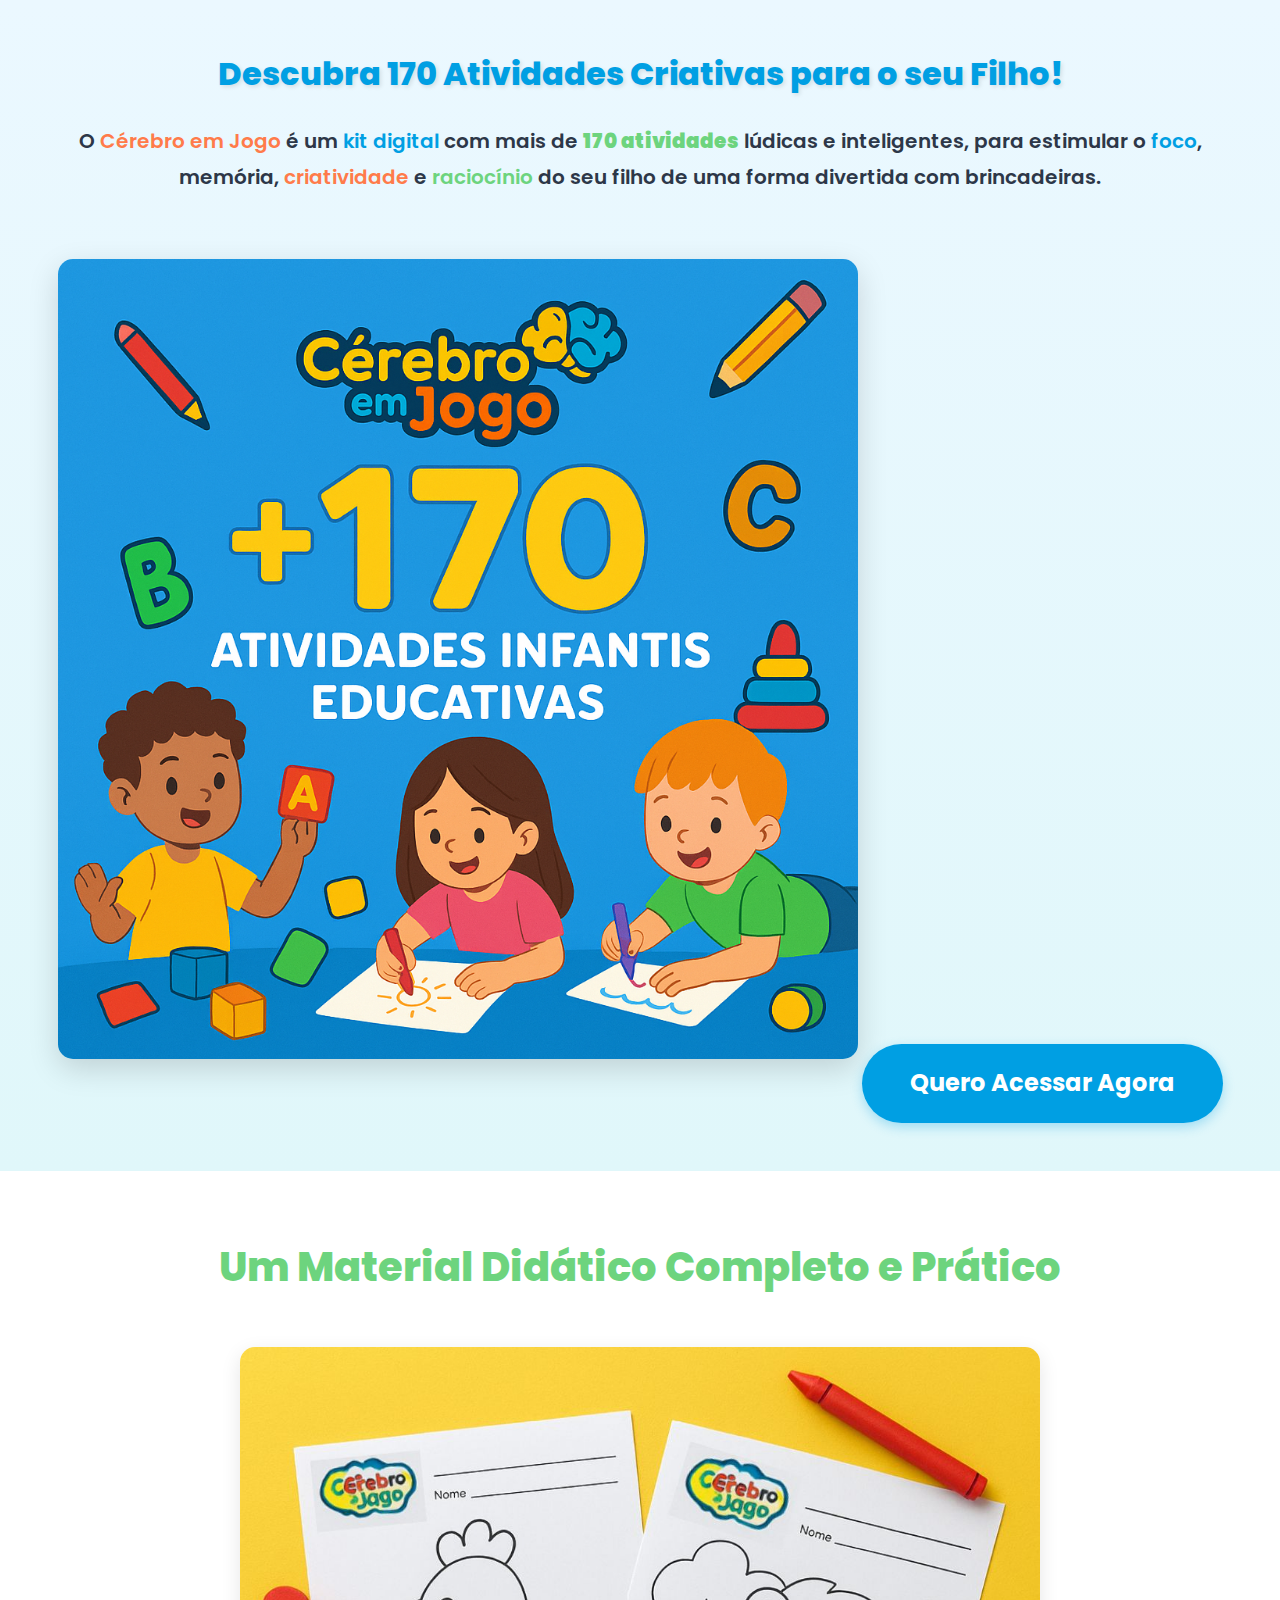
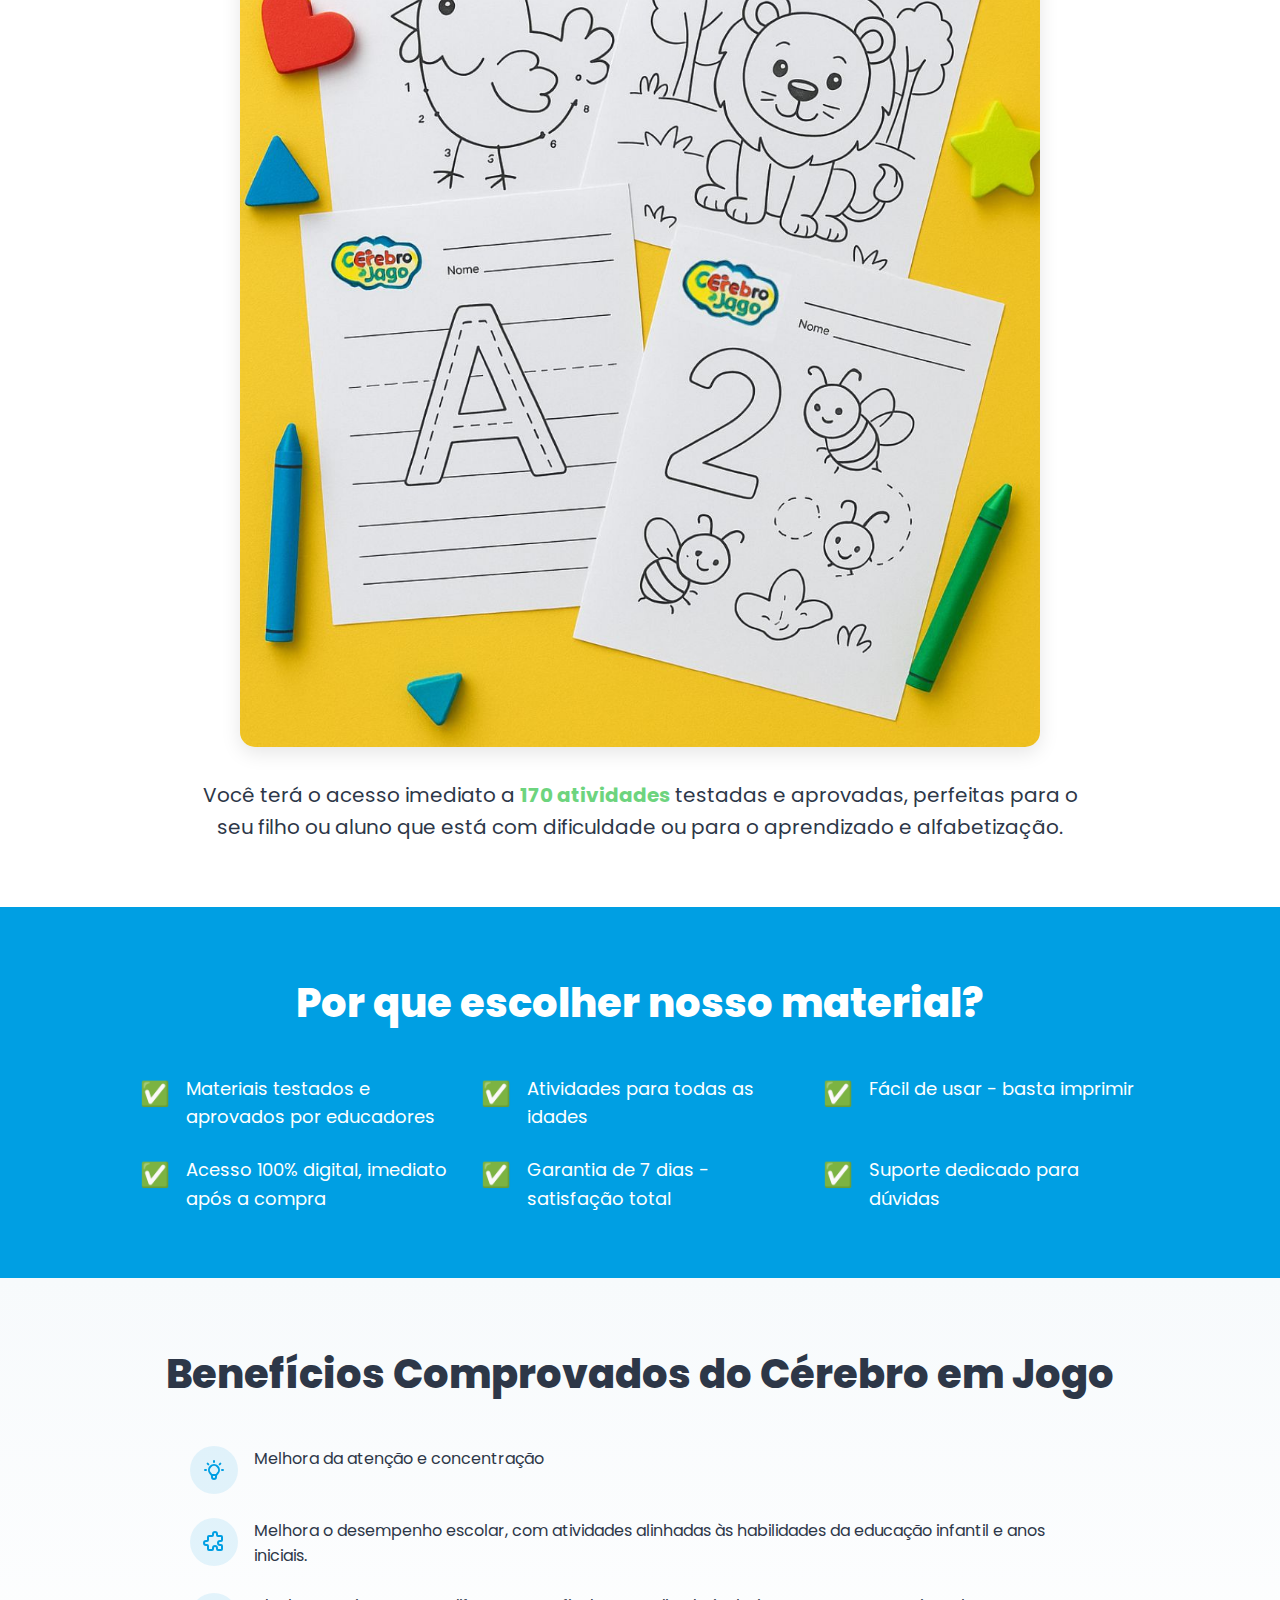
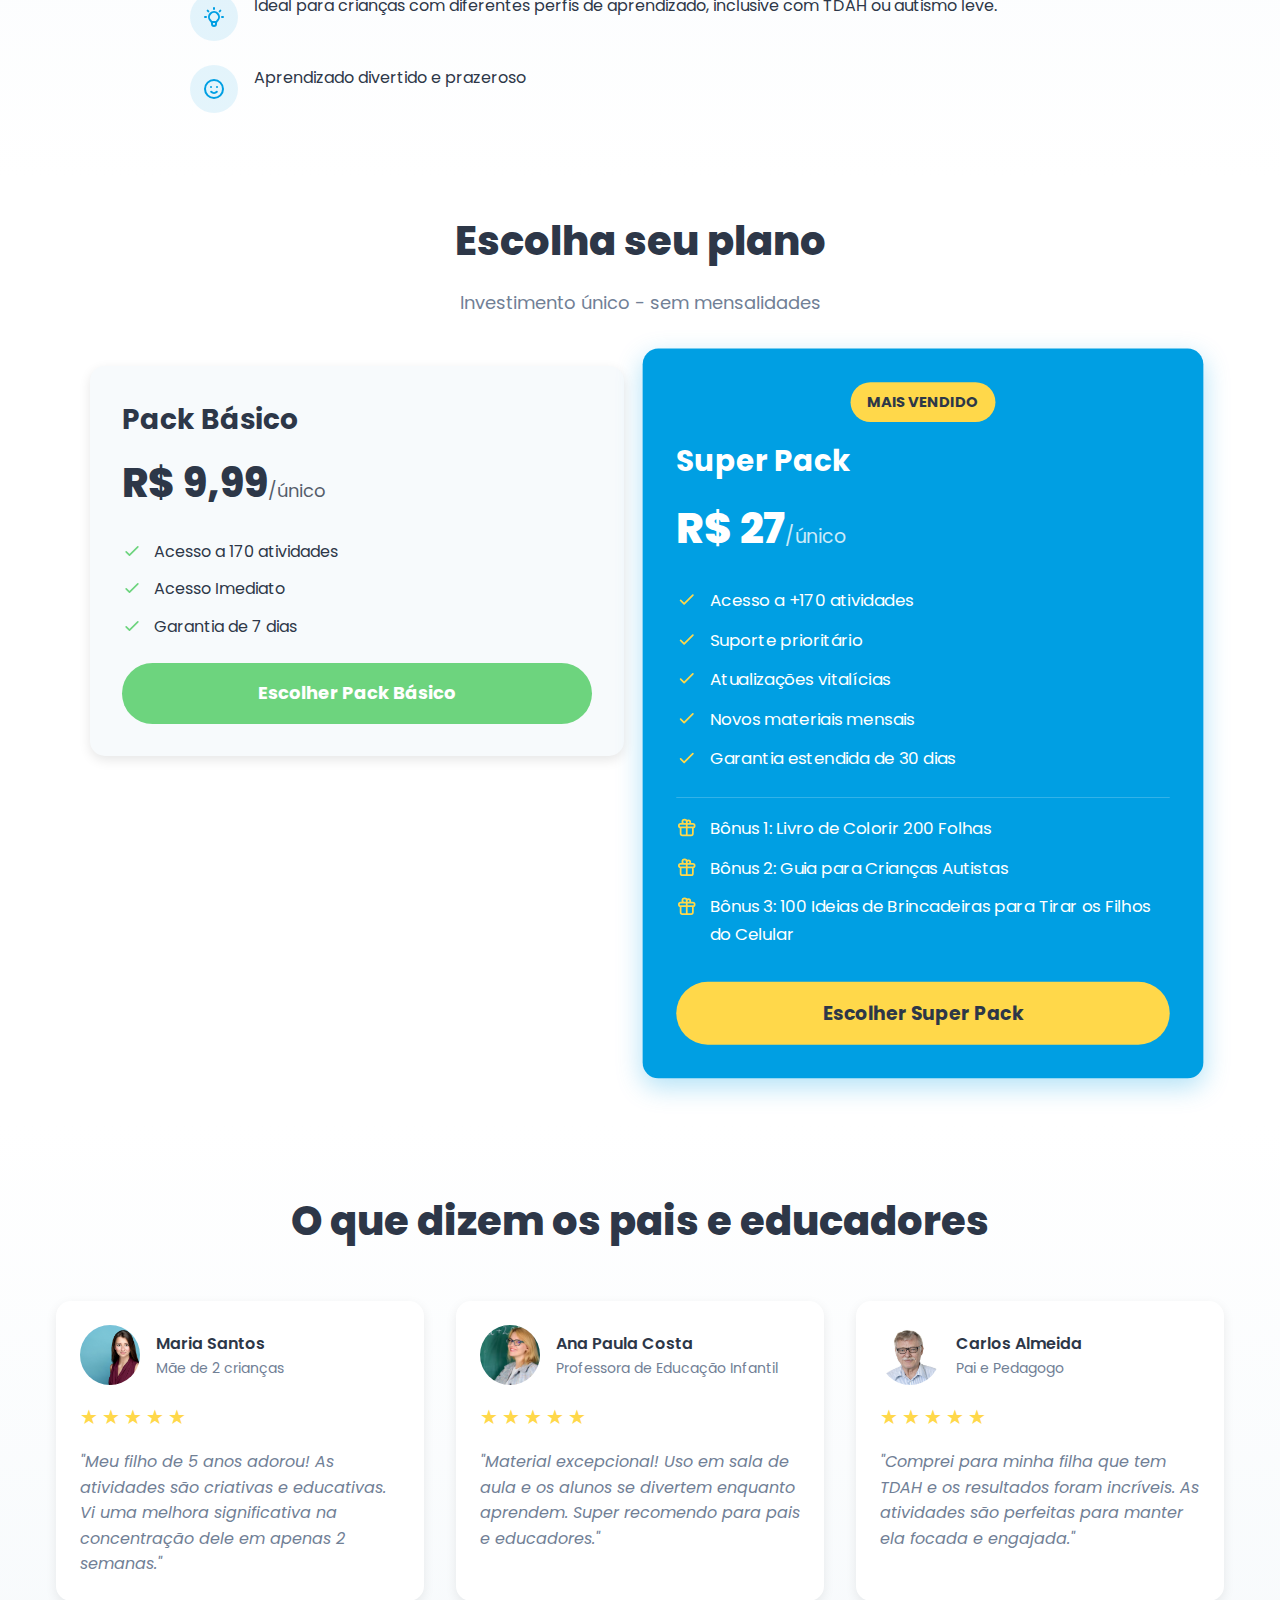
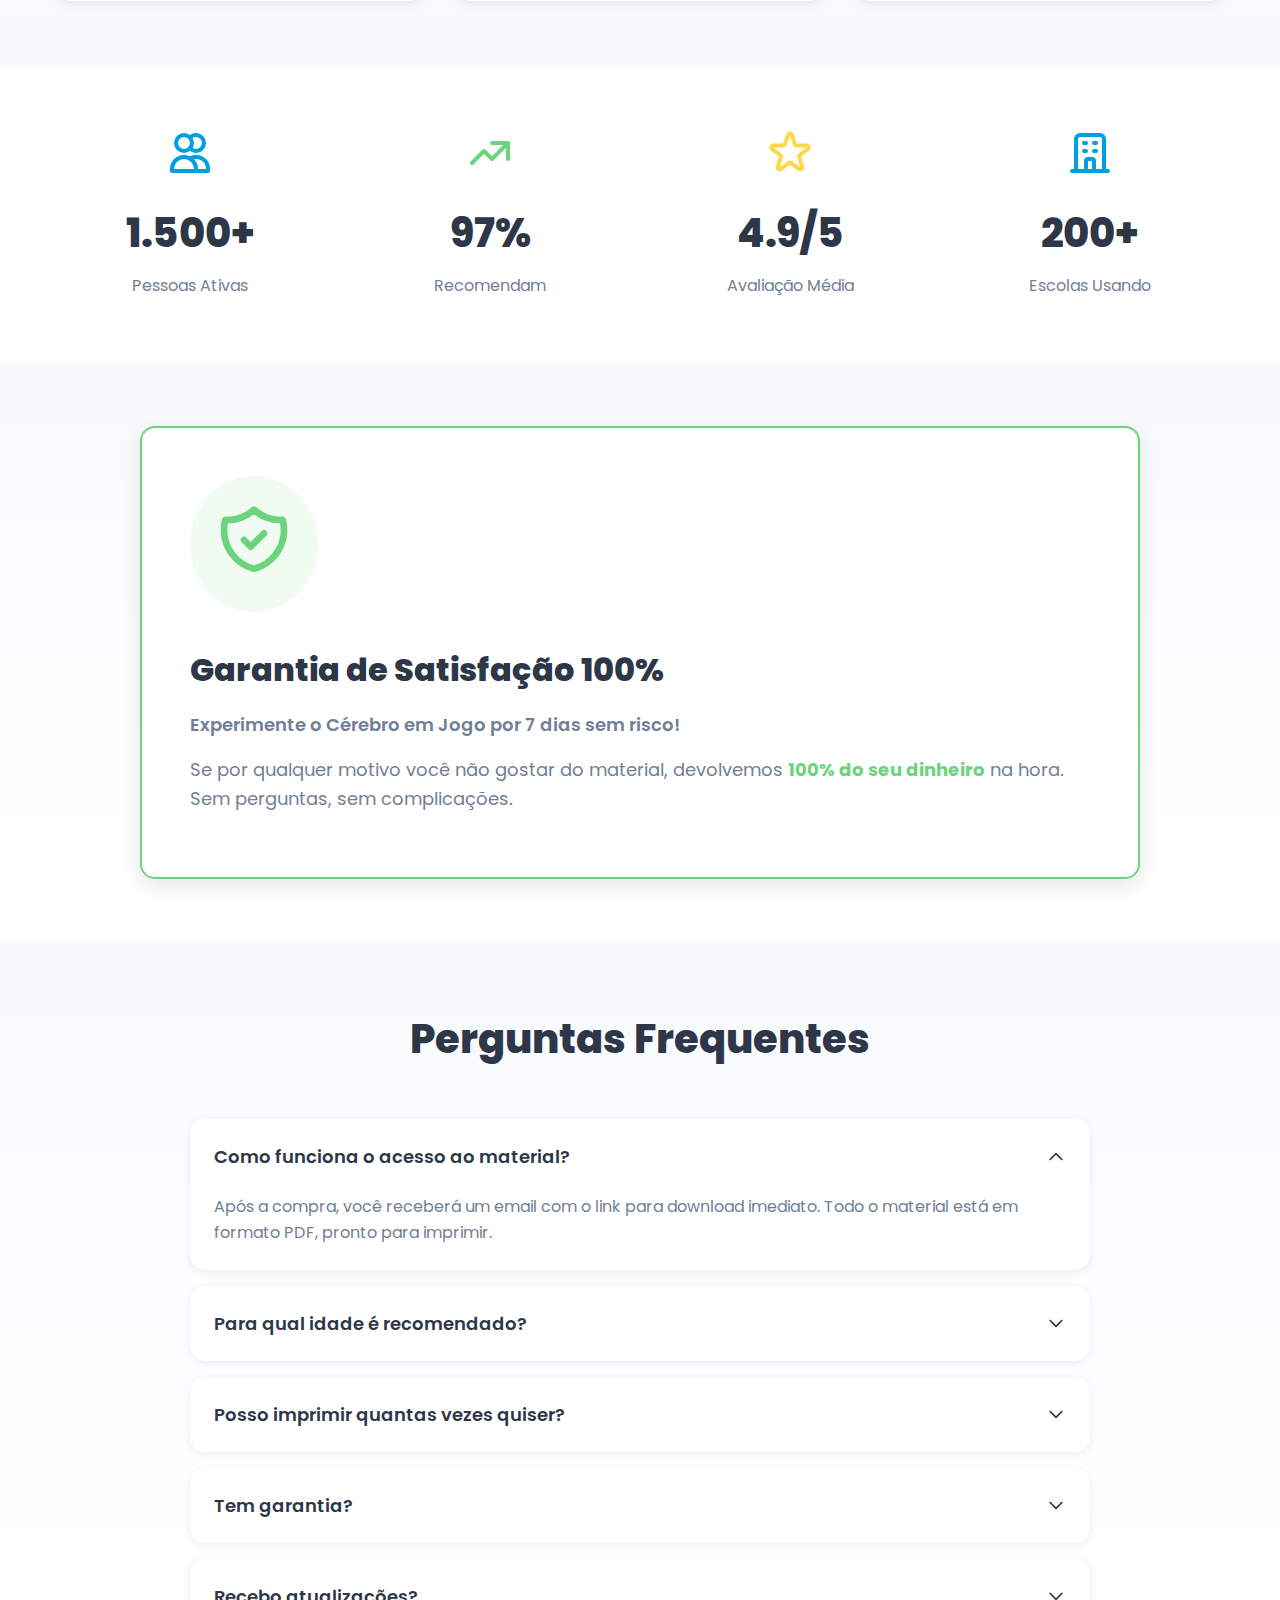
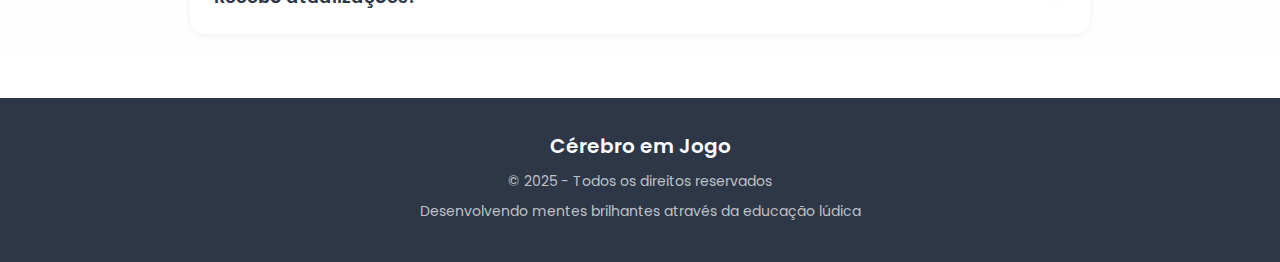
<file: index.html>
<!DOCTYPE html>
<html lang="pt-BR">
<head>
  <script
  src="https://cdn.utmify.com.br/scripts/utms/latest.js"
  data-utmify-prevent-xcod-sck
  data-utmify-prevent-subids
  async
  defer
></script>
<script>
  window.pixelId = "68e7831ca5ffad9eea13e026";
  var a = document.createElement("script");
  a.setAttribute("async", "");
  a.setAttribute("defer", "");
  a.setAttribute("src", "https://cdn.utmify.com.br/scripts/pixel/pixel.js");
  document.head.appendChild(a);
</script>
  <meta charset="UTF-8">
  <meta name="viewport" content="width=device-width, initial-scale=1.0">
  <title>Cérebro em Jogo - +170 Atividades Educativas para Crianças</title>
  <meta name="description" content="Descubra 170 atividades criativas e educativas para estimular o desenvolvimento do seu filho. Material testado e aprovado por educadores.">
  <link rel="preconnect" href="https://fonts.googleapis.com">
  <link rel="preconnect" href="https://fonts.gstatic.com" crossorigin>
  <link href="https://fonts.googleapis.com/css2?family=Poppins:wght@400;600;700;800&display=swap" rel="stylesheet">
  <link rel="stylesheet" href="style.css">
</head>
<body>
  <!-- Popup Container -->
  <div id="popup-container"></div>

  <!-- Hero Section -->
  <section class="hero">
    <div class="container">
      <h1>Descubra 170 Atividades Criativas para o seu Filho!</h1>
      
      <p>
        O <span class="text-orange">Cérebro em Jogo</span> é um 
        <span class="text-blue">kit digital</span> com mais de 
        <span class="text-green"><strong>170 atividades</strong></span> 
        lúdicas e inteligentes, para estimular o 
        <span class="text-blue">foco</span>, 
        <span class="text-purple">memória</span>, 
        <span class="text-orange">criatividade</span> e 
        <span class="text-green">raciocínio</span> do seu filho de uma forma divertida com brincadeiras.
      </p>
      
      <img src="attached_assets/image_1762387320798.png" alt="Cérebro em Jogo - +170 Atividades Infantis Educativas" class="hero-image">
      
      <a href="#pricing-section" class="cta-button">Quero Acessar Agora</a>
    </div>
  </section>

  <!-- Features Section -->
  <section class="features">
    <div class="container">
      <h2>Um Material Didático Completo e Prático</h2>
      <img src="attached_assets/Post Instagram Bloco de Notas Frase Motivacional Minimalista Preto.jpg" alt="Material Completo de Atividades" class="features-image">
      <div class="features-text">
        <p>
          Você terá o acesso imediato a <strong class="text-green">170 atividades</strong> testadas e aprovadas, perfeitas para o seu filho ou aluno que está com dificuldade ou para o aprendizado e alfabetização.
        </p>
      </div>
    </div>
  </section>

  <!-- Blue Highlight Section -->
  <section class="blue-highlight">
    <div class="container">
      <h2>Por que escolher nosso material?</h2>
      
      <div class="benefits-grid">
        <div class="benefit-item">
          <span class="checkmark">✅</span>
          <p>Materiais testados e aprovados por educadores</p>
        </div>
        <div class="benefit-item">
          <span class="checkmark">✅</span>
          <p>Atividades para todas as idades</p>
        </div>
        <div class="benefit-item">
          <span class="checkmark">✅</span>
          <p>Fácil de usar - basta imprimir</p>
        </div>
        <div class="benefit-item">
          <span class="checkmark">✅</span>
          <p>Acesso 100% digital, imediato após a compra</p>
        </div>
        <div class="benefit-item">
          <span class="checkmark">✅</span>
          <p>Garantia de 7 dias - satisfação total</p>
        </div>
        <div class="benefit-item">
          <span class="checkmark">✅</span>
          <p>Suporte dedicado para dúvidas</p>
        </div>
      </div>
    </div>
  </section>

  <!-- Benefits with Icons -->
  <section class="benefits-icons">
    <div class="container">
      <h2>Benefícios Comprovados do Cérebro em Jogo</h2>
      
      <div class="benefits-list">
        <div class="benefit-icon-item">
          <div class="benefit-icon">
            <svg xmlns="http://www.w3.org/2000/svg" fill="none" viewBox="0 0 24 24" stroke="currentColor">
              <path stroke-linecap="round" stroke-linejoin="round" stroke-width="2" d="M9.663 17h4.673M12 3v1m6.364 1.636l-.707.707M21 12h-1M4 12H3m3.343-5.657l-.707-.707m2.828 9.9a5 5 0 117.072 0l-.548.547A3.374 3.374 0 0014 18.469V19a2 2 0 11-4 0v-.531c0-.895-.356-1.754-.988-2.386l-.548-.547z" />
            </svg>
          </div>
          <p>Melhora da atenção e concentração</p>
        </div>
        <div class="benefit-icon-item">
          <div class="benefit-icon">
            <svg xmlns="http://www.w3.org/2000/svg" fill="none" viewBox="0 0 24 24" stroke="currentColor">
              <path stroke-linecap="round" stroke-linejoin="round" stroke-width="2" d="M11 4a2 2 0 114 0v1a1 1 0 001 1h3a1 1 0 011 1v3a1 1 0 01-1 1h-1a2 2 0 100 4h1a1 1 0 011 1v3a1 1 0 01-1 1h-3a1 1 0 01-1-1v-1a2 2 0 10-4 0v1a1 1 0 01-1 1H7a1 1 0 01-1-1v-3a1 1 0 00-1-1H4a2 2 0 110-4h1a1 1 0 001-1V7a1 1 0 011-1h3a1 1 0 001-1V4z" />
            </svg>
          </div>
          <p>Melhora o desempenho escolar, com atividades alinhadas às habilidades da educação infantil e anos iniciais.</p>
        </div>
        <div class="benefit-icon-item">
          <div class="benefit-icon">
            <svg xmlns="http://www.w3.org/2000/svg" fill="none" viewBox="0 0 24 24" stroke="currentColor">
              <path stroke-linecap="round" stroke-linejoin="round" stroke-width="2" d="M9.663 17h4.673M12 3v1m6.364 1.636l-.707.707M21 12h-1M4 12H3m3.343-5.657l-.707-.707m2.828 9.9a5 5 0 117.072 0l-.548.547A3.374 3.374 0 0014 18.469V19a2 2 0 11-4 0v-.531c0-.895-.356-1.754-.988-2.386l-.548-.547z" />
            </svg>
          </div>
          <p>Ideal para crianças com diferentes perfis de aprendizado, inclusive com TDAH ou autismo leve.</p>
        </div>
        <div class="benefit-icon-item">
          <div class="benefit-icon">
            <svg xmlns="http://www.w3.org/2000/svg" fill="none" viewBox="0 0 24 24" stroke="currentColor">
              <path stroke-linecap="round" stroke-linejoin="round" stroke-width="2" d="M14.828 14.828a4 4 0 01-5.656 0M9 10h.01M15 10h.01M21 12a9 9 0 11-18 0 9 9 0 0118 0z" />
            </svg>
          </div>
          <p>Aprendizado divertido e prazeroso</p>
        </div>
      </div>
    </div>
  </section>

  <!-- Pricing Section -->
  <section id="pricing-section" class="pricing">
    <div class="container">
      <h2>Escolha seu plano</h2>
      <p class="pricing-subtitle">Investimento único - sem mensalidades</p>
      
      <div class="pricing-grid">
        <!-- Pack Básico -->
        <div class="pricing-card">
          <h3>Pack Básico</h3>
          <div class="pricing-price">
            R$ 9,99<span>/único</span>
          </div>
          <ul class="pricing-features">
            <li>
              <svg class="icon" fill="none" stroke="currentColor" viewBox="0 0 24 24" style="color: #6dd47e;">
                <path stroke-linecap="round" stroke-linejoin="round" stroke-width="2" d="M5 13l4 4L19 7"></path>
              </svg>
              <span>Acesso a 170 atividades</span>
            </li>
            <li>
              <svg class="icon" fill="none" stroke="currentColor" viewBox="0 0 24 24" style="color: #6dd47e;">
                <path stroke-linecap="round" stroke-linejoin="round" stroke-width="2" d="M5 13l4 4L19 7"></path>
              </svg>
              <span>Acesso Imediato</span>
            </li>
            <li>
              <svg class="icon" fill="none" stroke="currentColor" viewBox="0 0 24 24" style="color: #6dd47e;">
                <path stroke-linecap="round" stroke-linejoin="round" stroke-width="2" d="M5 13l4 4L19 7"></path>
              </svg>
              <span>Garantia de 7 dias</span>
            </li>
          </ul>
          <a href="https://checkout.cerebroemjogo.shop/VCCL1O8SCD0C" target="_blank" class="pricing-button">Escolher Pack Básico</a>
        </div>

        <!-- Super Pack -->
        <div class="pricing-card highlighted">
          <div style="text-align: center;">
            <span class="pricing-badge">MAIS VENDIDO</span>
          </div>
          <h3>Super Pack</h3>
          <div class="pricing-price">
            R$ 27<span>/único</span>
          </div>
          <ul class="pricing-features">
            <li>
              <svg class="icon" fill="none" stroke="currentColor" viewBox="0 0 24 24" style="color: #FFD84A;">
                <path stroke-linecap="round" stroke-linejoin="round" stroke-width="2" d="M5 13l4 4L19 7"></path>
              </svg>
              <span>Acesso a +170 atividades</span>
            </li>
            <li>
              <svg class="icon" fill="none" stroke="currentColor" viewBox="0 0 24 24" style="color: #FFD84A;">
                <path stroke-linecap="round" stroke-linejoin="round" stroke-width="2" d="M5 13l4 4L19 7"></path>
              </svg>
              <span>Suporte prioritário</span>
            </li>
            <li>
              <svg class="icon" fill="none" stroke="currentColor" viewBox="0 0 24 24" style="color: #FFD84A;">
                <path stroke-linecap="round" stroke-linejoin="round" stroke-width="2" d="M5 13l4 4L19 7"></path>
              </svg>
              <span>Atualizações vitalícias</span>
            </li>
            <li>
              <svg class="icon" fill="none" stroke="currentColor" viewBox="0 0 24 24" style="color: #FFD84A;">
                <path stroke-linecap="round" stroke-linejoin="round" stroke-width="2" d="M5 13l4 4L19 7"></path>
              </svg>
              <span>Novos materiais mensais</span>
            </li>
            <li>
              <svg class="icon" fill="none" stroke="currentColor" viewBox="0 0 24 24" style="color: #FFD84A;">
                <path stroke-linecap="round" stroke-linejoin="round" stroke-width="2" d="M5 13l4 4L19 7"></path>
              </svg>
              <span>Garantia estendida de 30 dias</span>
            </li>
          </ul>
          <div class="pricing-bonus">
            <ul class="pricing-features">
              <li>
                <svg class="icon" fill="none" stroke="currentColor" viewBox="0 0 24 24" style="color: #FFD84A;">
                  <path stroke-linecap="round" stroke-linejoin="round" stroke-width="2" d="M12 8v13m0-13V6a2 2 0 112 2h-2zm0 0V5.5A2.5 2.5 0 109.5 8H12zm-7 4h14M5 12a2 2 0 110-4h14a2 2 0 110 4M5 12v7a2 2 0 002 2h10a2 2 0 002-2v-7"></path>
                </svg>
                <span>Bônus 1: Livro de Colorir 200 Folhas</span>
              </li>
              <li>
                <svg class="icon" fill="none" stroke="currentColor" viewBox="0 0 24 24" style="color: #FFD84A;">
                  <path stroke-linecap="round" stroke-linejoin="round" stroke-width="2" d="M12 8v13m0-13V6a2 2 0 112 2h-2zm0 0V5.5A2.5 2.5 0 109.5 8H12zm-7 4h14M5 12a2 2 0 110-4h14a2 2 0 110 4M5 12v7a2 2 0 002 2h10a2 2 0 002-2v-7"></path>
                </svg>
                <span>Bônus 2: Guia para Crianças Autistas</span>
              </li>
              <li>
                <svg class="icon" fill="none" stroke="currentColor" viewBox="0 0 24 24" style="color: #FFD84A;">
                  <path stroke-linecap="round" stroke-linejoin="round" stroke-width="2" d="M12 8v13m0-13V6a2 2 0 112 2h-2zm0 0V5.5A2.5 2.5 0 109.5 8H12zm-7 4h14M5 12a2 2 0 110-4h14a2 2 0 110 4M5 12v7a2 2 0 002 2h10a2 2 0 002-2v-7"></path>
                </svg>
                <span>Bônus 3: 100 Ideias de Brincadeiras para Tirar os Filhos do Celular</span>
              </li>
            </ul>
          </div>
          <a href="https://checkout.cerebroemjogo.shop/VCCL1O8SCD47" target="_blank" class="pricing-button">Escolher Super Pack</a>
        </div>
      </div>
    </div>
  </section>

  <!-- Testimonials Section -->
  <section class="testimonials">
    <div class="container">
      <h2>O que dizem os pais e educadores</h2>
      
      <div class="testimonials-grid">
        <div class="testimonial-card">
          <div class="testimonial-header">
            <img src="attached_assets/stock_images/professional_woman_s_ad2dbd7b.jpg" alt="Maria Santos" class="testimonial-avatar">
            <div>
              <p class="testimonial-name">Maria Santos</p>
              <p class="testimonial-role">Mãe de 2 crianças</p>
            </div>
          </div>
          <div class="testimonial-stars">
            <span class="star">★</span>
            <span class="star">★</span>
            <span class="star">★</span>
            <span class="star">★</span>
            <span class="star">★</span>
          </div>
          <p class="testimonial-text">
            "Meu filho de 5 anos adorou! As atividades são criativas e educativas. Vi uma melhora significativa na concentração dele em apenas 2 semanas."
          </p>
        </div>

        <div class="testimonial-card">
          <div class="testimonial-header">
            <img src="attached_assets/image_1762392156628.png" alt="Ana Paula Costa" class="testimonial-avatar">
            <div>
              <p class="testimonial-name">Ana Paula Costa</p>
              <p class="testimonial-role">Professora de Educação Infantil</p>
            </div>
          </div>
          <div class="testimonial-stars">
            <span class="star">★</span>
            <span class="star">★</span>
            <span class="star">★</span>
            <span class="star">★</span>
            <span class="star">★</span>
          </div>
          <p class="testimonial-text">
            "Material excepcional! Uso em sala de aula e os alunos se divertem enquanto aprendem. Super recomendo para pais e educadores."
          </p>
        </div>

        <div class="testimonial-card">
          <div class="testimonial-header">
            <img src="attached_assets/stock_images/professional_man_smi_2aba5f94.jpg" alt="Carlos Almeida" class="testimonial-avatar">
            <div>
              <p class="testimonial-name">Carlos Almeida</p>
              <p class="testimonial-role">Pai e Pedagogo</p>
            </div>
          </div>
          <div class="testimonial-stars">
            <span class="star">★</span>
            <span class="star">★</span>
            <span class="star">★</span>
            <span class="star">★</span>
            <span class="star">★</span>
          </div>
          <p class="testimonial-text">
            "Comprei para minha filha que tem TDAH e os resultados foram incríveis. As atividades são perfeitas para manter ela focada e engajada."
          </p>
        </div>
      </div>
    </div>
  </section>

  <!-- Stats Section -->
  <section class="stats">
    <div class="container">
      <div class="stats-grid">
        <div class="stat-item">
          <svg xmlns="http://www.w3.org/2000/svg" fill="none" viewBox="0 0 24 24" stroke="currentColor" style="color: #009FE3;">
            <path stroke-linecap="round" stroke-linejoin="round" stroke-width="2" d="M12 4.354a4 4 0 110 5.292M15 21H3v-1a6 6 0 0112 0v1zm0 0h6v-1a6 6 0 00-9-5.197M13 7a4 4 0 11-8 0 4 4 0 018 0z" />
          </svg>
          <p class="stat-value">1.500+</p>
          <p class="stat-label">Pessoas Ativas</p>
        </div>

        <div class="stat-item">
          <svg xmlns="http://www.w3.org/2000/svg" fill="none" viewBox="0 0 24 24" stroke="currentColor" style="color: #6dd47e;">
            <path stroke-linecap="round" stroke-linejoin="round" stroke-width="2" d="M13 7h8m0 0v8m0-8l-8 8-4-4-6 6" />
          </svg>
          <p class="stat-value">97%</p>
          <p class="stat-label">Recomendam</p>
        </div>

        <div class="stat-item">
          <svg xmlns="http://www.w3.org/2000/svg" fill="none" viewBox="0 0 24 24" stroke="currentColor" style="color: #FFD84A;">
            <path stroke-linecap="round" stroke-linejoin="round" stroke-width="2" d="M11.049 2.927c.3-.921 1.603-.921 1.902 0l1.519 4.674a1 1 0 00.95.69h4.915c.969 0 1.371 1.24.588 1.81l-3.976 2.888a1 1 0 00-.363 1.118l1.518 4.674c.3.922-.755 1.688-1.538 1.118l-3.976-2.888a1 1 0 00-1.176 0l-3.976 2.888c-.783.57-1.838-.197-1.538-1.118l1.518-4.674a1 1 0 00-.363-1.118l-3.976-2.888c-.784-.57-.38-1.81.588-1.81h4.914a1 1 0 00.951-.69l1.519-4.674z" />
          </svg>
          <p class="stat-value">4.9/5</p>
          <p class="stat-label">Avaliação Média</p>
        </div>

        <div class="stat-item">
          <svg xmlns="http://www.w3.org/2000/svg" fill="none" viewBox="0 0 24 24" stroke="currentColor" style="color: #009FE3;">
            <path stroke-linecap="round" stroke-linejoin="round" stroke-width="2" d="M19 21V5a2 2 0 00-2-2H7a2 2 0 00-2 2v16m14 0h2m-2 0h-5m-9 0H3m2 0h5M9 7h1m-1 4h1m4-4h1m-1 4h1m-5 10v-5a1 1 0 011-1h2a1 1 0 011 1v5m-4 0h4" />
          </svg>
          <p class="stat-value">200+</p>
          <p class="stat-label">Escolas Usando</p>
        </div>
      </div>
    </div>
  </section>

  <!-- Guarantee Section -->
  <section class="guarantee">
    <div class="container">
      <div class="guarantee-box">
        <div class="guarantee-icon">
          <svg xmlns="http://www.w3.org/2000/svg" fill="none" viewBox="0 0 24 24" stroke="currentColor">
            <path stroke-linecap="round" stroke-linejoin="round" stroke-width="2" d="M9 12l2 2 4-4m5.618-4.016A11.955 11.955 0 0112 2.944a11.955 11.955 0 01-8.618 3.04A12.02 12.02 0 003 9c0 5.591 3.824 10.29 9 11.622 5.176-1.332 9-6.03 9-11.622 0-1.042-.133-2.052-.382-3.016z" />
          </svg>
        </div>
        <div class="guarantee-content">
          <h2>Garantia de Satisfação 100%</h2>
          <p style="font-size: 1.125rem; font-weight: 600;">Experimente o Cérebro em Jogo por 7 dias sem risco!</p>
          <p>Se por qualquer motivo você não gostar do material, devolvemos <strong style="color: #6dd47e;">100% do seu dinheiro</strong> na hora. Sem perguntas, sem complicações.</p>
        </div>
      </div>
    </div>
  </section>

  <!-- FAQ Section -->
  <section class="faq">
    <div class="container">
      <h2>Perguntas Frequentes</h2>
      
      <div class="faq-list">
        <div class="faq-item active">
          <button class="faq-question">
            <span>Como funciona o acesso ao material?</span>
            <svg class="faq-arrow" width="20" height="20" fill="none" stroke="currentColor" viewBox="0 0 24 24">
              <path stroke-linecap="round" stroke-linejoin="round" stroke-width="2" d="M19 9l-7 7-7-7"></path>
            </svg>
          </button>
          <div class="faq-answer">
            <p class="faq-answer-content">Após a compra, você receberá um email com o link para download imediato. Todo o material está em formato PDF, pronto para imprimir.</p>
          </div>
        </div>

        <div class="faq-item">
          <button class="faq-question">
            <span>Para qual idade é recomendado?</span>
            <svg class="faq-arrow" width="20" height="20" fill="none" stroke="currentColor" viewBox="0 0 24 24">
              <path stroke-linecap="round" stroke-linejoin="round" stroke-width="2" d="M19 9l-7 7-7-7"></path>
            </svg>
          </button>
          <div class="faq-answer">
            <p class="faq-answer-content">Nosso material é adequado para crianças, com atividades organizadas por faixa etária e nível de desenvolvimento.</p>
          </div>
        </div>

        <div class="faq-item">
          <button class="faq-question">
            <span>Posso imprimir quantas vezes quiser?</span>
            <svg class="faq-arrow" width="20" height="20" fill="none" stroke="currentColor" viewBox="0 0 24 24">
              <path stroke-linecap="round" stroke-linejoin="round" stroke-width="2" d="M19 9l-7 7-7-7"></path>
            </svg>
          </button>
          <div class="faq-answer">
            <p class="faq-answer-content">Sim! Você pode imprimir todas as atividades quantas vezes precisar, para uso pessoal ou familiar.</p>
          </div>
        </div>

        <div class="faq-item">
          <button class="faq-question">
            <span>Tem garantia?</span>
            <svg class="faq-arrow" width="20" height="20" fill="none" stroke="currentColor" viewBox="0 0 24 24">
              <path stroke-linecap="round" stroke-linejoin="round" stroke-width="2" d="M19 9l-7 7-7-7"></path>
            </svg>
          </button>
          <div class="faq-answer">
            <p class="faq-answer-content">Sim, oferecemos garantia incondicional de 7 dias. Se não ficar satisfeito, devolvemos 100% do seu dinheiro.</p>
          </div>
        </div>

        <div class="faq-item">
          <button class="faq-question">
            <span>Recebo atualizações?</span>
            <svg class="faq-arrow" width="20" height="20" fill="none" stroke="currentColor" viewBox="0 0 24 24">
              <path stroke-linecap="round" stroke-linejoin="round" stroke-width="2" d="M19 9l-7 7-7-7"></path>
            </svg>
          </button>
          <div class="faq-answer">
            <p class="faq-answer-content">Sim! Dependendo do plano escolhido, você receberá atualizações e novos materiais por 6 meses ou vitalício.</p>
          </div>
        </div>
      </div>
    </div>
  </section>

  <!-- Footer -->
  <footer class="footer">
    <div class="container">
      <p class="footer-title">Cérebro em Jogo</p>
      <p class="footer-text">© 2025 - Todos os direitos reservados</p>
      <p class="footer-text">Desenvolvendo mentes brilhantes através da educação lúdica</p>
    </div>
  </footer>

  <script src="script.js"></script>
</body>
</html>
</file>
<file: style.css>
* {
  margin: 0;
  padding: 0;
  box-sizing: border-box;
}

body {
  font-family: 'Poppins', sans-serif;
  line-height: 1.6;
  color: #2d3748;
  background-color: #ffffff;
}

.container {
  max-width: 1200px;
  margin: 0 auto;
  padding: 0 1rem;
}

/* Colors */
:root {
  --color-blue: #009FE3;
  --color-yellow: #FFD84A;
  --color-green: #6dd47e;
  --color-orange: #ff7b4a;
  --color-text: #2d3748;
  --color-text-light: #718096;
}

/* Hero Section */
.hero {
  background: linear-gradient(to bottom, #ebf8ff, #e0f7fa);
  padding: 3rem 1rem;
  text-align: center;
}

.hero h1 {
  font-size: 2rem;
  font-weight: 800;
  color: var(--color-blue);
  margin-bottom: 1.5rem;
  text-shadow: 2px 2px 4px rgba(0,0,0,0.1);
}

.hero p {
  font-size: 1.25rem;
  font-weight: 600;
  margin-bottom: 2rem;
  line-height: 1.8;
}

.hero-image {
  max-width: 800px;
  width: 100%;
  margin: 2rem auto;
  border-radius: 15px;
  box-shadow: 0 10px 30px rgba(0,0,0,0.15);
}

.cta-button {
  background-color: var(--color-blue);
  color: white;
  font-size: 1.5rem;
  font-weight: 700;
  padding: 1.25rem 3rem;
  border: none;
  border-radius: 50px;
  cursor: pointer;
  box-shadow: 0 4px 12px rgba(0,159,227,0.3);
  transition: all 0.3s ease;
  display: inline-block;
  text-decoration: none;
}

.cta-button:hover {
  transform: translateY(-2px);
  box-shadow: 0 6px 20px rgba(0,159,227,0.4);
}

/* Features Section */
.features {
  padding: 4rem 1rem;
  background: white;
}

.features h2 {
  font-size: 2.5rem;
  font-weight: 800;
  text-align: center;
  color: var(--color-green);
  margin-bottom: 3rem;
}

.features-image {
  max-width: 800px;
  width: 100%;
  margin: 0 auto 2rem;
  display: block;
  border-radius: 15px;
  box-shadow: 0 6px 20px rgba(0,0,0,0.1);
}

.features-text {
  max-width: 900px;
  margin: 0 auto;
  text-align: center;
  font-size: 1.25rem;
  color: var(--color-text);
}

/* Blue Highlight Section */
.blue-highlight {
  background-color: var(--color-blue);
  padding: 4rem 1rem;
}

.blue-highlight h2 {
  font-size: 2.5rem;
  font-weight: 800;
  text-align: center;
  color: white;
  margin-bottom: 2.5rem;
}

.benefits-grid {
  max-width: 1000px;
  margin: 0 auto;
  display: grid;
  grid-template-columns: repeat(auto-fit, minmax(300px, 1fr));
  gap: 1.5rem;
}

.benefit-item {
  display: flex;
  align-items: flex-start;
  gap: 1rem;
  color: white;
  font-size: 1.125rem;
}

.benefit-item .checkmark {
  font-size: 1.5rem;
  flex-shrink: 0;
}

/* Benefits with Icons */
.benefits-icons {
  padding: 4rem 1rem;
  background: linear-gradient(to bottom, #f7fafc, white);
}

.benefits-icons h2 {
  font-size: 2.5rem;
  font-weight: 800;
  text-align: center;
  color: var(--color-text);
  margin-bottom: 2.5rem;
}

.benefits-list {
  max-width: 900px;
  margin: 0 auto;
  display: flex;
  flex-direction: column;
  gap: 1.5rem;
}

.benefit-icon-item {
  display: flex;
  align-items: flex-start;
  gap: 1rem;
}

.benefit-icon {
  background-color: rgba(0,159,227,0.1);
  border-radius: 50%;
  padding: 0.75rem;
  flex-shrink: 0;
  width: 48px;
  height: 48px;
  display: flex;
  align-items: center;
  justify-content: center;
}

.benefit-icon svg {
  width: 24px;
  height: 24px;
  color: var(--color-blue);
}

/* Pricing Plans */
.pricing {
  padding: 2rem 1rem 4rem;
  background: white;
}

.pricing h2 {
  font-size: 2.5rem;
  font-weight: 800;
  text-align: center;
  color: var(--color-text);
  margin-bottom: 1rem;
}

.pricing-subtitle {
  text-align: center;
  color: var(--color-text-light);
  font-size: 1.125rem;
  margin-bottom: 3rem;
}

.pricing-grid {
  max-width: 1100px;
  margin: 0 auto;
  display: grid;
  grid-template-columns: repeat(auto-fit, minmax(300px, 1fr));
  gap: 2rem;
  align-items: start;
}

.pricing-card {
  border-radius: 15px;
  padding: 2rem;
  box-shadow: 0 4px 12px rgba(0,0,0,0.1);
  background: #f7fafc;
}

.pricing-card.highlighted {
  background: var(--color-blue);
  color: white;
  transform: scale(1.05);
  box-shadow: 0 8px 24px rgba(0,159,227,0.3);
}

.pricing-badge {
  background: var(--color-yellow);
  color: var(--color-text);
  padding: 0.5rem 1rem;
  border-radius: 50px;
  font-size: 0.875rem;
  font-weight: 700;
  display: inline-block;
  margin-bottom: 1rem;
}

.pricing-card h3 {
  font-size: 1.75rem;
  font-weight: 700;
  margin-bottom: 0.5rem;
}

.pricing-price {
  font-size: 2.5rem;
  font-weight: 800;
  margin-bottom: 1.5rem;
}

.pricing-price span {
  font-size: 1.125rem;
  font-weight: 400;
  opacity: 0.8;
}

.pricing-features {
  list-style: none;
  margin-bottom: 1.5rem;
}

.pricing-features li {
  display: flex;
  align-items: flex-start;
  gap: 0.75rem;
  margin-bottom: 0.75rem;
}

.pricing-features .icon {
  flex-shrink: 0;
  width: 20px;
  height: 20px;
  margin-top: 0.125rem;
}

.pricing-bonus {
  border-top: 1px solid rgba(255,255,255,0.2);
  padding-top: 1rem;
  margin-top: 1rem;
  margin-bottom: 2rem;
}

.pricing-card:not(.highlighted) .pricing-bonus {
  border-top-color: rgba(0,0,0,0.1);
}

.pricing-button {
  display: block;
  width: 100%;
  padding: 1rem;
  border-radius: 50px;
  font-weight: 700;
  font-size: 1.125rem;
  text-align: center;
  text-decoration: none;
  transition: all 0.3s ease;
  border: none;
  cursor: pointer;
}

.pricing-card.highlighted .pricing-button {
  background: var(--color-yellow);
  color: var(--color-text);
}

.pricing-card:not(.highlighted) .pricing-button {
  background: var(--color-green);
  color: white;
}

.pricing-button:hover {
  opacity: 0.9;
  transform: translateY(-2px);
}

/* Testimonials */
.testimonials {
  padding: 4rem 1rem;
  background: linear-gradient(to bottom, white, #f7fafc);
}

.testimonials h2 {
  font-size: 2.5rem;
  font-weight: 800;
  text-align: center;
  color: var(--color-text);
  margin-bottom: 3rem;
}

.testimonials-grid {
  max-width: 1200px;
  margin: 0 auto;
  display: grid;
  grid-template-columns: repeat(auto-fit, minmax(300px, 1fr));
  gap: 2rem;
}

.testimonial-card {
  background: white;
  border-radius: 15px;
  padding: 1.5rem;
  box-shadow: 0 4px 12px rgba(0,0,0,0.08);
  transition: box-shadow 0.3s ease;
}

.testimonial-card:hover {
  box-shadow: 0 6px 20px rgba(0,0,0,0.12);
}

.testimonial-header {
  display: flex;
  align-items: center;
  gap: 1rem;
  margin-bottom: 1rem;
}

.testimonial-avatar {
  width: 60px;
  height: 60px;
  border-radius: 50%;
  object-fit: cover;
}

.testimonial-name {
  font-weight: 600;
  color: var(--color-text);
}

.testimonial-role {
  font-size: 0.875rem;
  color: var(--color-text-light);
}

.testimonial-stars {
  display: flex;
  gap: 0.25rem;
  margin-bottom: 1rem;
}

.star {
  color: var(--color-yellow);
  font-size: 1.25rem;
}

.testimonial-text {
  color: var(--color-text-light);
  font-style: italic;
}

/* Stats */
.stats {
  padding: 4rem 1rem;
  background: white;
}

.stats-grid {
  max-width: 1200px;
  margin: 0 auto;
  display: grid;
  grid-template-columns: repeat(auto-fit, minmax(200px, 1fr));
  gap: 2rem;
  text-align: center;
}

.stat-item svg {
  width: 48px;
  height: 48px;
  margin: 0 auto 1rem;
}

.stat-value {
  font-size: 2.5rem;
  font-weight: 800;
  color: var(--color-text);
  margin-bottom: 0.5rem;
}

.stat-label {
  color: var(--color-text-light);
  font-size: 1rem;
}

/* Guarantee */
.guarantee {
  padding: 4rem 1rem;
  background: linear-gradient(to bottom, #f7fafc, white);
}

.guarantee-box {
  max-width: 1000px;
  margin: 0 auto;
  background: white;
  border-radius: 15px;
  padding: 3rem;
  box-shadow: 0 6px 20px rgba(0,0,0,0.1);
  border: 2px solid var(--color-green);
  display: flex;
  align-items: center;
  gap: 2rem;
  flex-wrap: wrap;
}

.guarantee-icon {
  background: rgba(109,212,126,0.1);
  border-radius: 50%;
  padding: 1.5rem;
  flex-shrink: 0;
}

.guarantee-icon svg {
  width: 80px;
  height: 80px;
  color: var(--color-green);
}

.guarantee-content h2 {
  font-size: 2rem;
  font-weight: 800;
  color: var(--color-text);
  margin-bottom: 1rem;
}

.guarantee-content p {
  color: var(--color-text-light);
  font-size: 1.125rem;
  margin-bottom: 1rem;
}

/* FAQ */
.faq {
  padding: 4rem 1rem;
  background: linear-gradient(to bottom, #f7fafc, white);
}

.faq h2 {
  font-size: 2.5rem;
  font-weight: 800;
  text-align: center;
  color: var(--color-text);
  margin-bottom: 3rem;
}

.faq-list {
  max-width: 900px;
  margin: 0 auto;
  display: flex;
  flex-direction: column;
  gap: 1rem;
}

.faq-item {
  background: white;
  border-radius: 15px;
  box-shadow: 0 2px 8px rgba(0,0,0,0.06);
  overflow: hidden;
}

.faq-question {
  width: 100%;
  padding: 1.5rem;
  background: none;
  border: none;
  text-align: left;
  font-size: 1.125rem;
  font-weight: 600;
  color: var(--color-text);
  cursor: pointer;
  display: flex;
  justify-content: space-between;
  align-items: center;
  font-family: 'Poppins', sans-serif;
  transition: background-color 0.2s ease;
}

.faq-question:hover {
  background-color: rgba(0,0,0,0.02);
}

.faq-arrow {
  transition: transform 0.3s ease;
  flex-shrink: 0;
}

.faq-item.active .faq-arrow {
  transform: rotate(180deg);
}

.faq-answer {
  max-height: 0;
  overflow: hidden;
  transition: max-height 0.3s ease;
}

.faq-item.active .faq-answer {
  max-height: 200px;
}

.faq-answer-content {
  padding: 0 1.5rem 1.5rem;
  color: var(--color-text-light);
}

/* Footer */
.footer {
  background: var(--color-text);
  color: white;
  padding: 2rem 1rem;
  text-align: center;
}

.footer-title {
  font-size: 1.25rem;
  font-weight: 600;
  margin-bottom: 0.5rem;
}

.footer-text {
  color: rgba(255,255,255,0.7);
  font-size: 0.875rem;
  margin-bottom: 0.5rem;
}

/* Purchase Popup */
.popup-compra {
  position: fixed;
  top: 25px;
  right: 25px;
  background: linear-gradient(135deg, #ff7b4a, #ffd84a, #6dd47e, #2596ff);
  background-size: 300% 300%;
  animation: gradientMove 6s ease infinite;
  color: #fff;
  border-radius: 18px;
  box-shadow: 0 4px 12px rgba(0,0,0,0.15);
  padding: 10px 16px;
  font-size: 14px;
  opacity: 0;
  transform: translateY(-20px);
  transition: all 0.6s ease;
  z-index: 9999;
  max-width: 300px;
}

@keyframes gradientMove {
  0% { background-position: 0% 50%; }
  50% { background-position: 100% 50%; }
  100% { background-position: 0% 50%; }
}

.popup-compra.show {
  opacity: 1;
  transform: translateY(0);
}

.popup-text {
  line-height: 1.3;
}

.produto-basico {
  color: #ffe88c;
  font-weight: bold;
}

.produto-super {
  color: #fff;
  font-weight: bold;
  text-shadow: 0 0 6px rgba(0,0,0,0.2);
}

/* Utility Colors */
.text-blue { color: var(--color-blue); }
.text-yellow { color: var(--color-yellow); }
.text-green { color: var(--color-green); }
.text-orange { color: var(--color-orange); }

/* Responsive */
@media (max-width: 768px) {
  .hero h1 {
    font-size: 1.75rem;
  }
  
  .hero p {
    font-size: 1.125rem;
  }

  .cta-button {
    font-size: 1.25rem;
    padding: 1rem 2rem;
  }

  .features h2,
  .blue-highlight h2,
  .benefits-icons h2,
  .pricing h2,
  .testimonials h2,
  .faq h2 {
    font-size: 2rem;
  }

  .guarantee-box {
    padding: 2rem;
    text-align: center;
    justify-content: center;
  }

  .guarantee-content h2 {
    font-size: 1.5rem;
  }

  .popup-compra {
    top: 15px;
    right: 10px;
    font-size: 12px;
    padding: 8px 10px;
    max-width: 250px;
  }

  .pricing-card.highlighted {
    transform: scale(1);
  }
}

@media (max-width: 600px) {
  .benefits-grid {
    grid-template-columns: 1fr;
  }

  .stats-grid {
    grid-template-columns: repeat(2, 1fr);
  }
}
</file>
